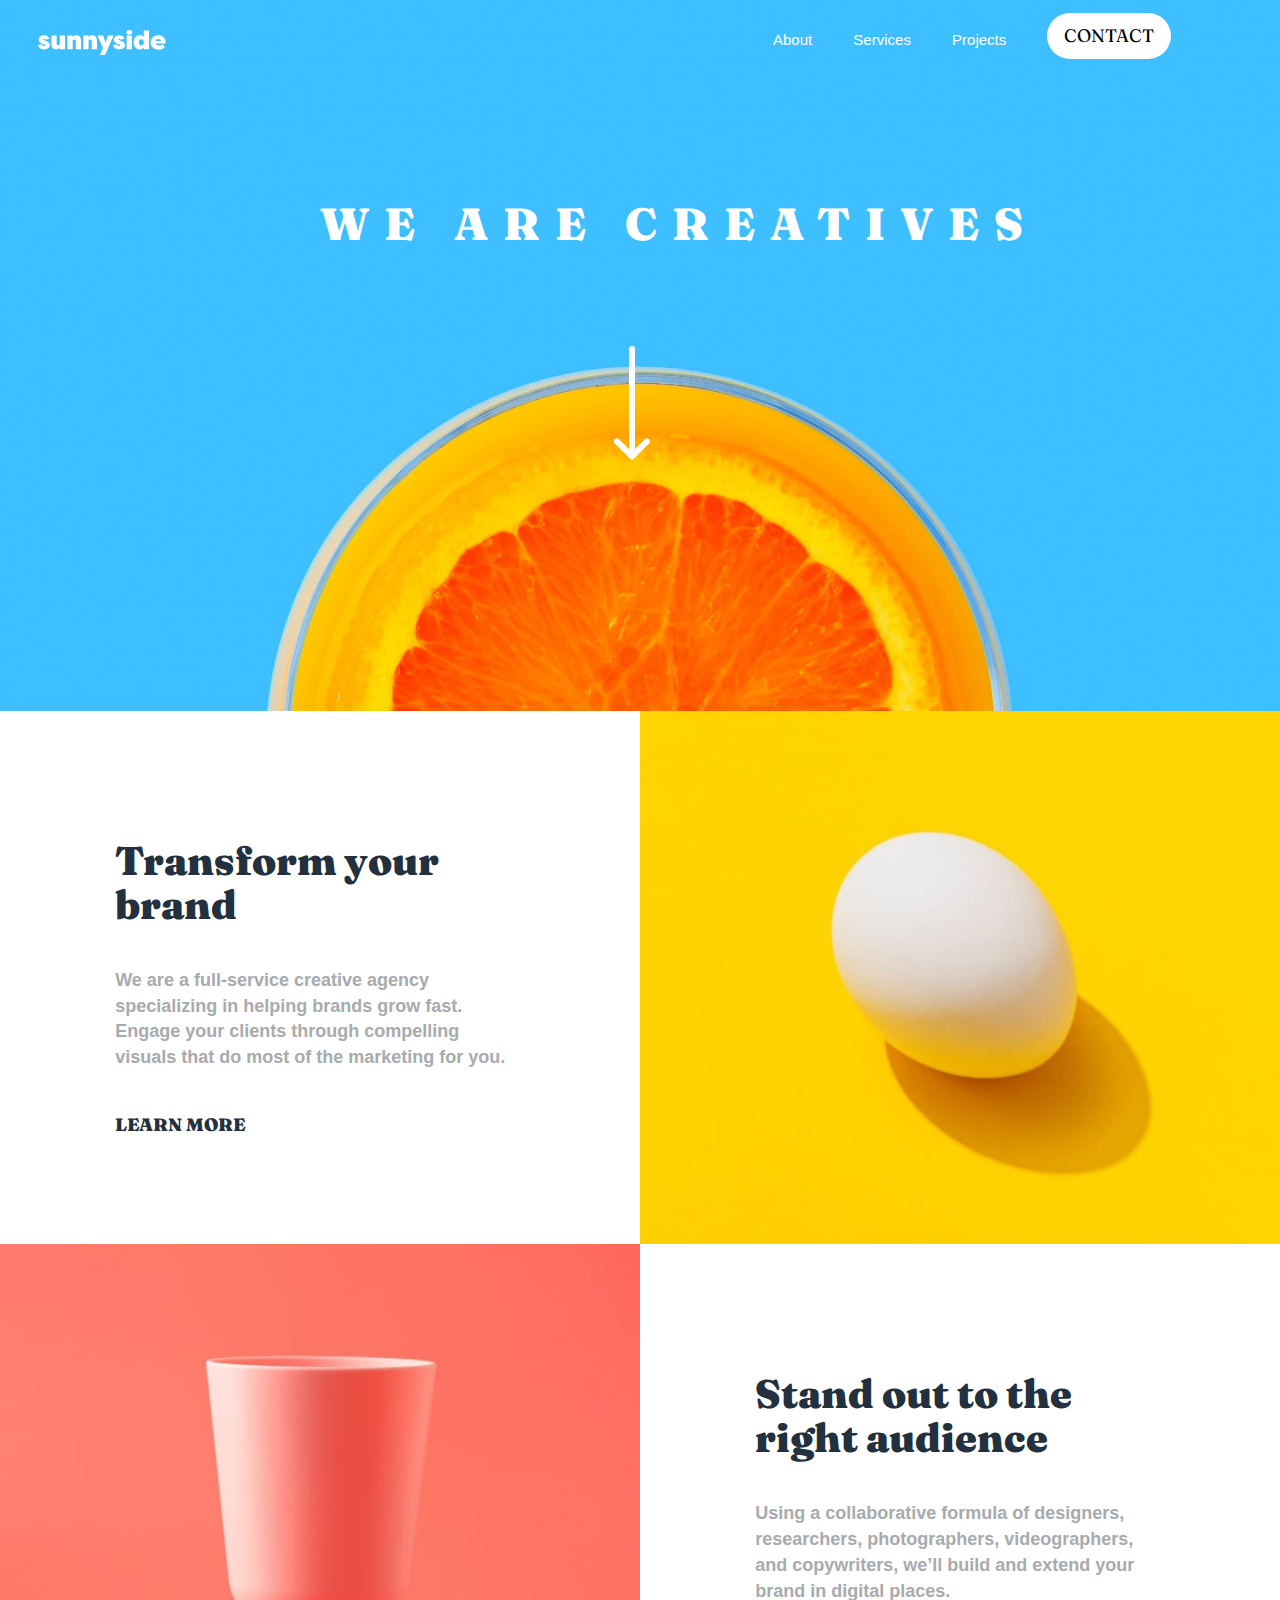
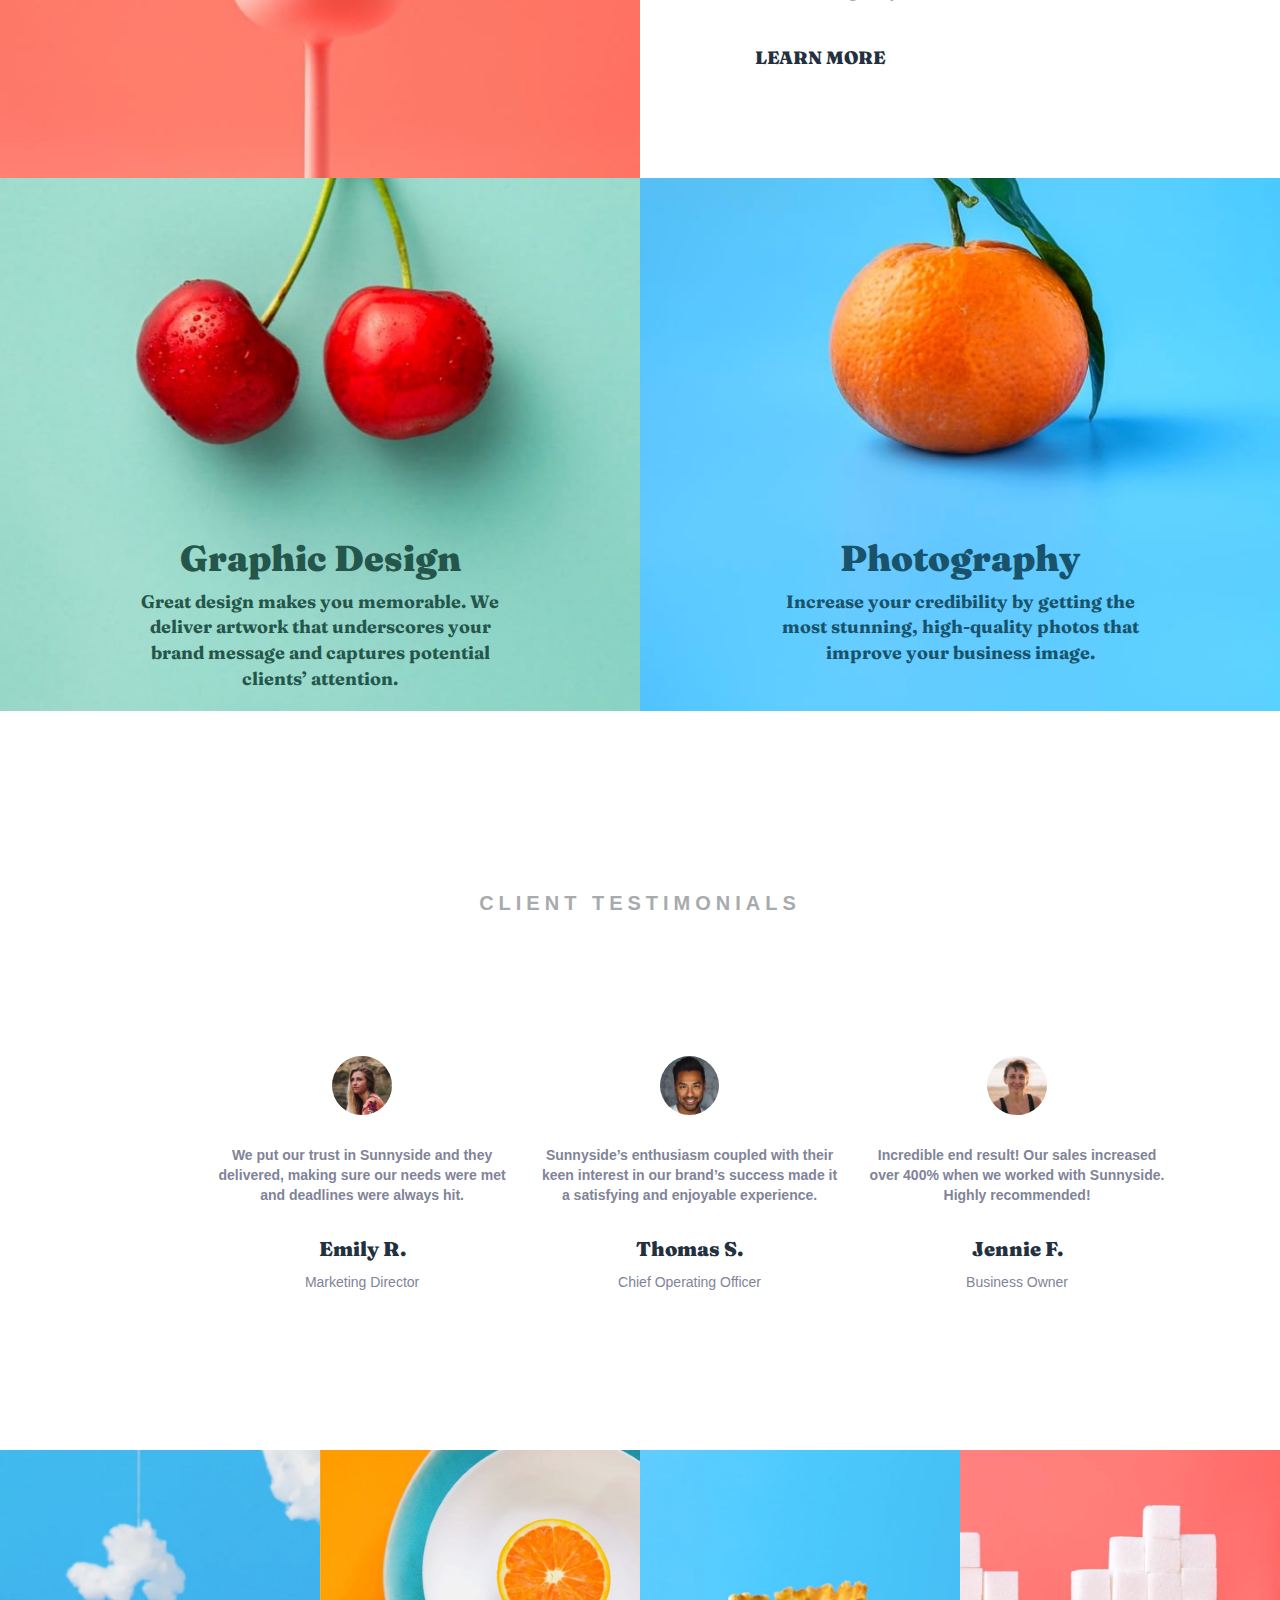
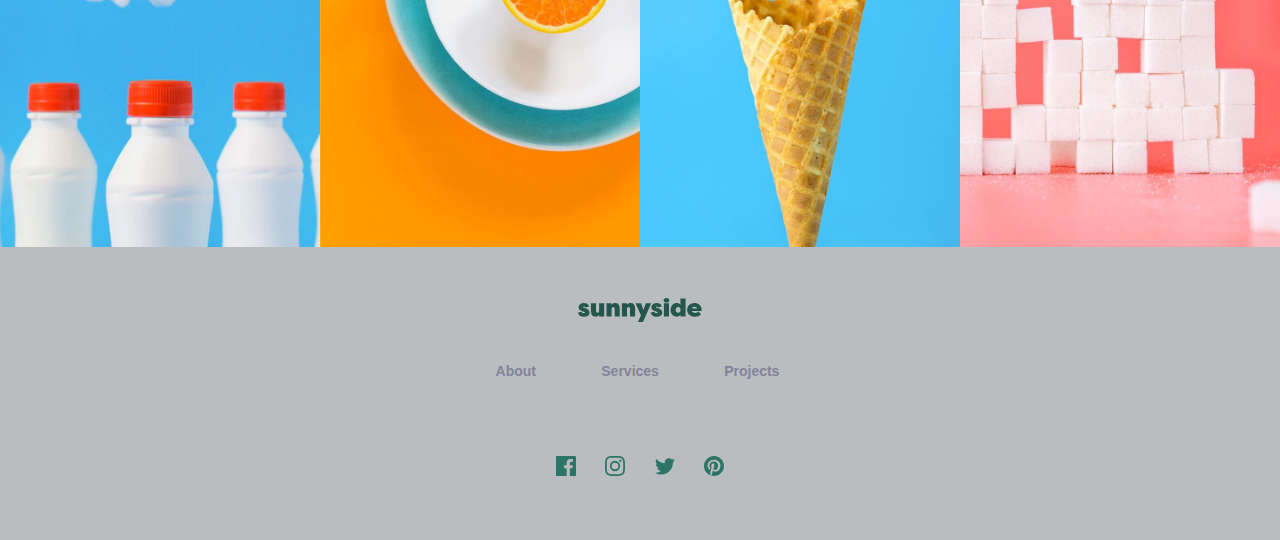
<file: index.html>
<!DOCTYPE html>
<html lang="en">
<head>
  <meta charset="UTF-8">
  <meta name="viewport" content="width=device-width, initial-scale=1.0"> <!-- displays site properly based on user's device -->
  <link rel="stylesheet" href="https://maxcdn.bootstrapcdn.com/bootstrap/3.4.1/css/bootstrap.min.css">
  <script src="https://ajax.googleapis.com/ajax/libs/jquery/3.6.0/jquery.min.js"></script>
  <script src="https://maxcdn.bootstrapcdn.com/bootstrap/3.4.1/js/bootstrap.min.js"></script>
  <link rel="icon" type="image/png" sizes="32x32" href="./images/favicon-32x32.png">
  <link rel="stylesheet" href="styles.css">
  <link rel="stylesheet" href="https://fonts.googleapis.com/css?family=Barlow">
  <link rel="stylesheet" href="https://fonts.googleapis.com/css?family=Fraunces">
  <title>Frontend Mentor | Sunnyside agency landing page</title>

  <!-- Feel free to remove these styles or customise in your own stylesheet 👍 -->
  <style>
    .attribution { font-size: 11px; text-align: center; }
    .attribution a { color: hsl(228, 45%, 44%); }
  </style>
</head>
<body>
  <div class="container">
    <div class="row header">
      <img class="title" src="images/logo.svg">
      <ul class="list-inline l">
        <li><sub>About</sub></li>
        <li><sub>Services</sub></li>
        <li><sub>Projects</sub></li>
        <li><button class="btn btn-lg">CONTACT</button></li>
      </ul>
      <div class="dropdown">
        <button class="btn dropdown-toggle" type="button" data-toggle="dropdown">
        <img class="menu" src="images/icon-hamburger.svg">
        </button>
        <ul class="dropdown-menu">
          <li><sub>About</sub></li>
          <li><sub>Services</sub></li>
          <li><sub>Projects</sub></li>
          <li><button class="btn btn-lg">CONTACT</button></li>
        </ul>  
      </div>
        <div class="WAC">
            WE ARE CREATIVES
        </div>
        <div class="arrow">
          <img src="images/icon-arrow-down.svg">
        </div>
        <img class="back" src="images/desktop/image-header.jpg">
        <img class="mobile" src="images/mobile/image-header.jpg">
    </div>
    <div class="row sec">
      <div class="col-lg-6 transd">
      <img class="mobile" src="images/mobile/image-transform.jpg">
      <div class="tyb">
        <h1>Transform your brand</h1>
        <p>
          We are a full-service creative agency specializing in helping brands grow fast. 
          Engage your clients through compelling visuals that do most of the marketing for you.
        </p>
        <p class="lm">LEARN MORE</p>
      </div>
      </div>
      <div class="col-lg-6 trans">
        <img src="images/desktop/image-transform.jpg">
        <div class="mobile">
          <h1>Transform your brand</h1>
          <p>
            We are a full-service creative agency specializing in helping brands grow fast. 
            Engage your clients through compelling visuals that do most of the marketing for you.
          </p>
          <p class="lm">LEARN MORE</p>   
        </div>
      </div>
    </div>
    <div class="row">
      <div class="col-lg-6">
        <img class="cup" src="images/desktop/image-stand-out.jpg">
        <img class="mobile" src="images/mobile/image-stand-out.jpg">
      </div>
      <div class="col-lg-6">
        <div class="descrip">
        <h1>Stand out to the right audience</h1>
        <p>
          Using a collaborative formula of designers, researchers, photographers, videographers, 
          and copywriters, we’ll build and extend your brand in digital places. 
        </p>
        <p class="lm">LEARN MORE</p>
        </div>
      </div>

    </div>
    <div class="row f">
      <div class="col-lg-6">
        <img class="cup" src="images/desktop/image-graphic-design.jpg">
        <img class="mobile" src="images/mobile/image-graphic-design.jpg">
        <div class="gd">
          <h1>Graphic Design</h1>
          <p>
            Great design makes you memorable. 
            We deliver artwork that underscores your brand message and captures potential clients’ attention.
          </p>
        </div>
      </div>
      <div class="col-lg-6">
        <img class="cup" src="images/desktop/image-photography.jpg">
        <img class="mobile" src="images/mobile/image-photography.jpg">
        <div class="pg">
          <h1>Photography</h1>
          <p>
            Increase your credibility by getting the most stunning, high-quality photos that improve your business image.
          </p>
        </div>
      </div>
    </div>
    <div class="row">
      <p class="client">CLIENT  TESTIMONIALS</p>
      <div class="col-lg-4">
        <div class="one">
          <img src="images/image-emily.jpg" class="img-circle">
          <p>We put our trust in Sunnyside and they delivered, 
            making sure our needs were met and deadlines were always hit.
          </p>
          <div class="name">Emily R.</div>
          <div class="pos">Marketing Director</div>
        </div>
      </div>
      <div class="col-lg-4">
        <div class="two">
          <img src="images/image-thomas.jpg" class="img-circle">
          <p>Sunnyside’s enthusiasm coupled with their 
            keen interest in our brand’s success made it a satisfying and enjoyable experience.
          </p>
          <div class="name">Thomas S.</div>
          <div class="pos">Chief Operating Officer</div>
        </div>
      </div>
      <div class="col-lg-4">
        <div class="three">
          <img src="images/image-jennie.jpg" class="img-circle">
          <p>Incredible end result! Our sales increased over 400% when we worked with Sunnyside. <br>Highly recommended!
          </p>
          <div class="name">Jennie F.</div>
          <div class="pos">Business Owner</div>
        </div>
      </div>
    </div>
    <div class="row gallery">
      <div class="col-lg-3">
        <img class="cup" src="images/desktop/image-gallery-milkbottles.jpg">
        <img class="mobile" src="images/mobile/image-gallery-milkbottles.jpg">
      </div>
      <div class="col-lg-3">
        <img class="cup" src="images/desktop/image-gallery-orange.jpg">
        <img class="mobile" src="images/mobile/image-gallery-orange.jpg">
      </div>
      <div class="col-lg-3">
        <img class="cup" src="images/desktop/image-gallery-cone.jpg">
        <img class="mobile" src="images/mobile/image-gallery-cone.jpg">
      </div>
      <div class="col-lg-3">
        <img class="cup" src="images/desktop/image-gallery-sugarcubes.jpg">
        <img class="mobile" src="images/mobile/image-gallery-sugar-cubes.jpg">
      </div>
    </div>
    <div class="row footer">
      <img class="lowertitle" src="images/lowerlogo.svg">
        <ul class="list-inline">
          <li><a href=#>About</a></li>
          <li><a href="#">Services</a></li>
          <li><a href="#">Projects</a></li>
        </ul>
        <div class="accounts">
        <img src="images/icon-facebook.svg">
        <img src="images/icon-instagram.svg">
        <img src="images/icon-twitter.svg">
        <img src="images/icon-pinterest.svg">
        </div>
    </div>
  </div>
</body>
</html>
</file>
<file: styles.css>
.container{
    width: 100%;
    overflow: hidden;
}
.back{
    width: 100%;
}
.mobile{
    position: absolute;
    margin-left: -90%;
    width: 0%;
    visibility: hidden;
}
.title{
    position: absolute;
    margin-top: 30px;
    margin-left: 3%;
    width: 10%;
}
.dropdown{
    position: absolute;
    margin-top: -55%;
    margin-left: 90%;
    visibility: hidden;
}
.dropdown-menu{
    text-align: center;
    width: 100%;
}
.dropdown .dropdown-menu .btn{
    background-color: yellow;
    border-radius: 30px;
    padding: 3%;
}
.header .l{
    position: absolute;
    margin-left: 60%;
    margin-top: 1%;
    font-size: 20px;
    color: white;
}
.header .l li{
    margin-right: 2vw;
}
.header .l li button{
    color: black;
    font-family: 'Fraunces';
    background-color: white;
    border-radius: 25px;
}
.WAC{
    position: absolute;
    margin-top: 15%;
    margin-left: 25%;
    color: white;
    width: 60%;
    font-size: 45px;
    letter-spacing: 15px;
    font-family: 'Fraunces';
    font-weight: 900;
}
.arrow{
    position: absolute;
    margin-top: 27%;
    margin-left: 48%;
}
.col-lg-6, .col-lg-3{
    padding-left: 0px;
    padding-right: 0px;
}
.tyb{
    text-align: left;
    margin-top: 20%;
    font-size: 18px;
    width: 64%;
    font-weight: 700;
    color: hsl(210, 4%, 67%);
    margin-left: 18%;
}
.tyb h1{
    font-family: 'Fraunces';
    font-weight: 900;
    font-size: 40px;
    color: hsl(212, 27%, 19%);
    margin-bottom: 10%;
}
.lm{
    margin-top: 10%;
    font-family: 'Fraunces';
    font-weight: 900;
    color: hsl(212, 27%, 19%);
    margin-bottom: 10%;
}
.col-lg-6 img{
    width: 100%;
}
.descrip{
    text-align: left;
    margin-top: 20%;
    font-size: 18px;
    width: 64%;
    font-weight: 700;
    color: hsl(210, 4%, 67%);
    margin-left: 18%;
}
.descrip h1{
    font-family: 'Fraunces';
    font-weight: 900;
    font-size: 40px;
    color: hsl(212, 27%, 19%);
    margin-bottom: 10%;
}
.gd{
    position: relative;
    margin-top: -30%;
    width: 60%;
    font-size: 18px;
    margin-left: 20%;
    font-family: 'Fraunces';
    color: hsl(167, 40%, 24%);
    text-align: center;
    font-weight: 700;
}
.gd h1{
    font-weight: 900;
}
.pg{
    position: relative;
    margin-top: -30%;
    width: 60%;
    font-size: 18px;
    margin-left: 20%;
    font-family: 'Fraunces';
    color: hsl(198, 62%, 26%);
    text-align: center;
    font-weight: 700;
}
.pg h1{
    font-weight: 900;
}
.f{
    margin-bottom: 15%;
}
.client{
    text-align: center;
    letter-spacing: 5px;
    font-size: 20px;
    color: hsl(210, 4%, 67%);
    font-weight: 900;
}
.col-lg-4{
    text-align: center;
    margin-bottom: 10%;
    margin-top: 10%;
}
.col-lg-4 img{
    width: 20%;
    margin-bottom: 10%;
}
.one, .two, .three{
    width: 75%;
}
.one{
    margin-left: 50%;
}
.two{
    margin-left: 25%;
}
.col-lg-4 p{
    font-size: 14px;
    color:hsl(232, 10%, 55%);
    font-weight: 700;
}
.name{
    color: hsl(212, 27%, 19%);
    font-size: 20px;
    margin-top: 10%;
    font-family: 'Fraunces';
    font-weight: 900;
}
.pos{
    color:hsl(232, 10%, 55%);
    margin-top: 3%;
    margin-bottom: 10%;
}
.col-lg-3 img{
    width: 100%;
}
.footer{
    text-align: center;
    background-color: hsl(210, 4%, 74%);
}
.lowertitle{
    margin-top: 4%;
    margin-bottom: 3%;
}
.footer li{
    margin-left: 2%;
    margin-right: 2%;
    margin-bottom: 5%;
}
.footer li a{
    color: hsl(232, 10%, 55%);
    font-weight: 700;
}
.footer img{
    margin-left: 1%;
    margin-right: 1%;
}
.accounts{
    margin-bottom: 5%;
}
@media screen and (max-width: 1024px) {
    .header .l{
        font-size: medium;
    }
    .WAC{
        font-size: 30px;
    }
    .one, .two, .three{
        margin-left: 10%;
    }
}
@media screen and (max-width: 768px) {
    .header .l{
        font-size: 9.8px;
    }
    .WAC{
        font-size: 20px;
    }
}
@media screen and (max-width: 425px) {
    .container{
        overflow: hidden;
    }
    .back{
        visibility: hidden;
        position: absolute;
    }
    .row .mobile{
        visibility: visible;
        position: relative;
        z-index: -1;
        margin-left: auto;
        width: 100%;
    }
    .title{
        width: 20%;
    }
    .header .l{
        visibility: hidden;
        position: absolute;
    }
    .dropdown{
        visibility: visible;
        margin-top: 5%;
        margin-left: 80%;
    }
    .dropdown .btn{
        background-color: transparent;
    }
    .dropdown-menu{
        margin-left: -200%;
    }
    .dropdown-menu li{
        margin-bottom: 5%;
    }
    .WAC{
        font-size: 40px;
        margin-left: 3%;
        letter-spacing: 5px;
        text-align: center;
        width: 100%;
        margin-top: 40%;
    }
    .arrow{
        margin-top: 80%;
    }
    .tyb{
        position: absolute;
        visibility: hidden;
        width: 0px;
    }
    .trans img{
        visibility: hidden;
        position: absolute;
        width: 0%;
    }
    .trans .mobile{
        text-align: left;
        margin-top: 20%;
        font-size: 18px;
        width: 64%;
        font-weight: 700;
        color: hsl(210, 4%, 67%);
        margin-left: 18%;
    }
    .trans .mobile h1{
        font-family: 'Fraunces';
        font-weight: 900;
        font-size: 40px;
        color: hsl(212, 27%, 19%);
        margin-bottom: 10%;
    }
    .cup{
        visibility: hidden;
        position: absolute;
        width: 0%;
    }
    .gd, .pg{
        margin-top: -70%;
        width: 70%;
        margin-left: 15%;
    }
    .gd p{
        font-size: 15px;
    }
    .client{
        margin-top: 30%;
    }
    .gallery .mobile{
        width: 50%;
        float: left;
    }
    .lowertitle{
        margin-top: 10%;
        margin-bottom: 10%;
    }

}
</file>
